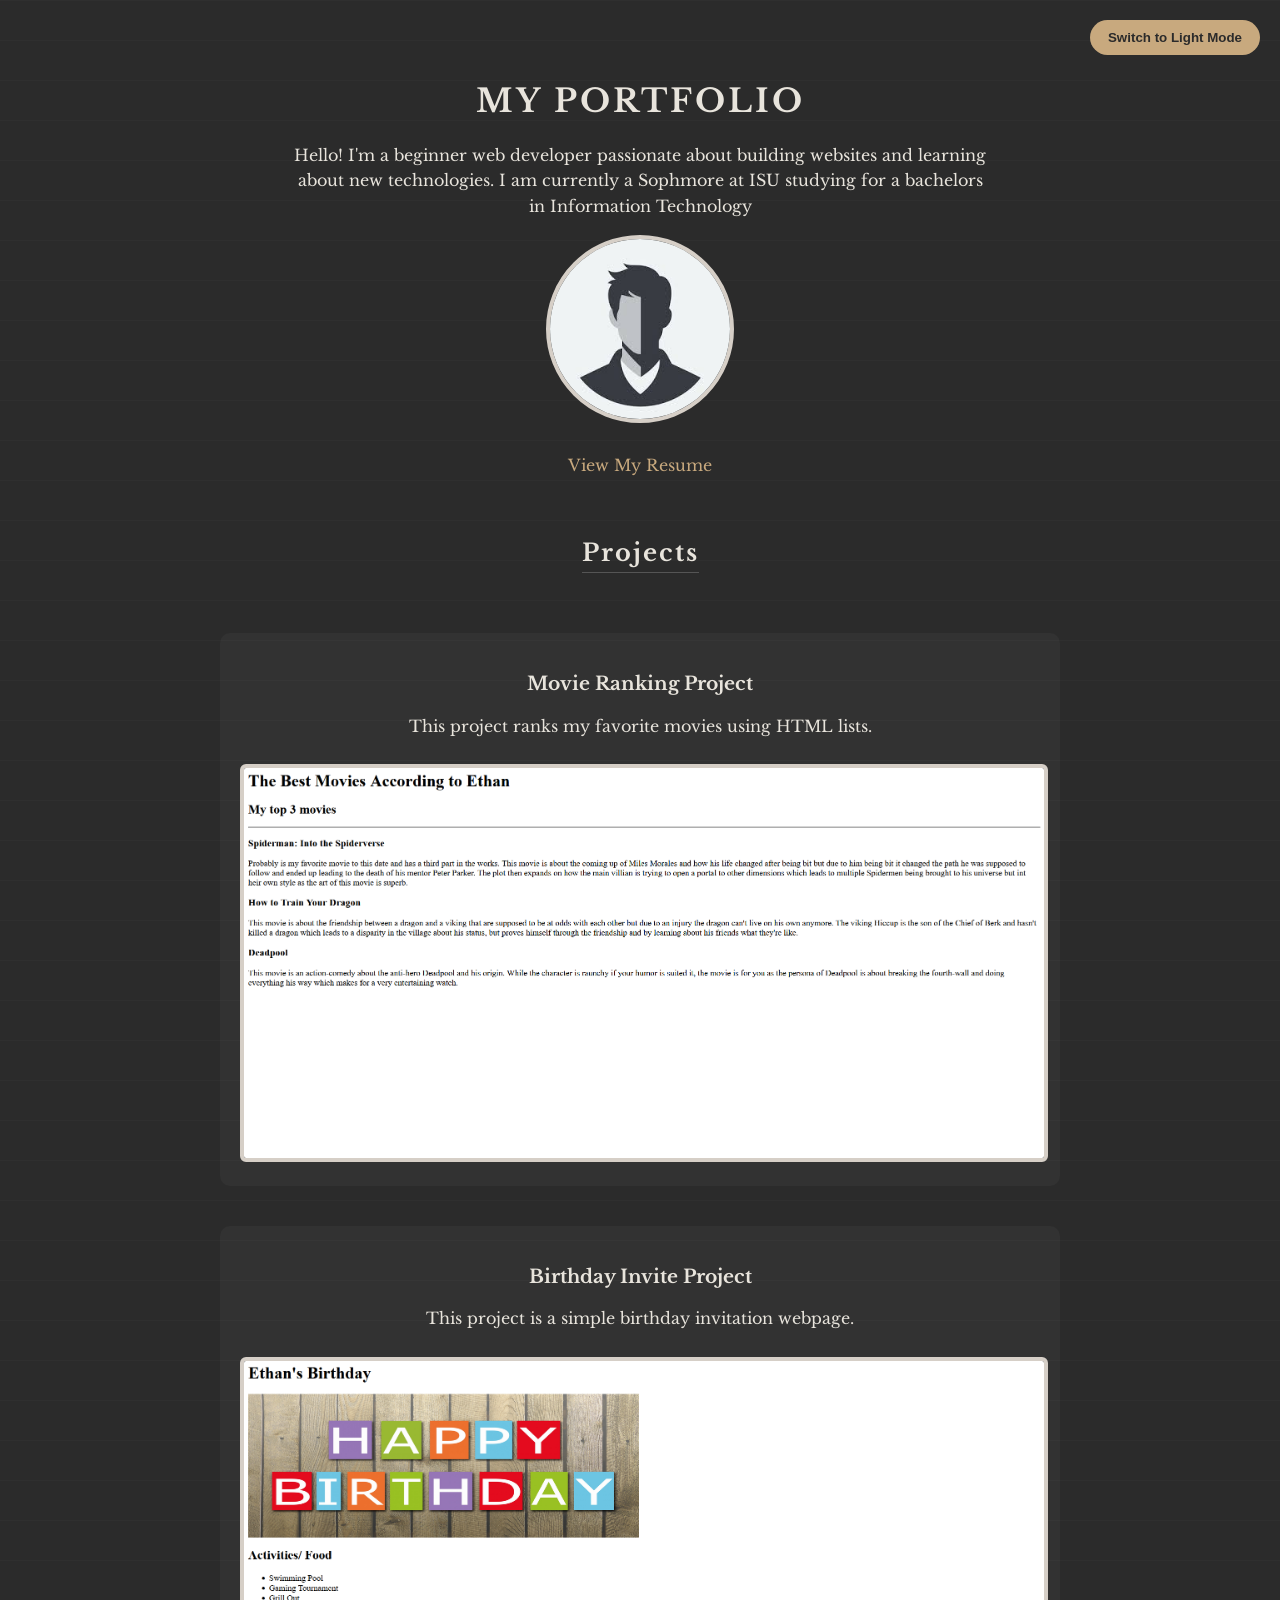
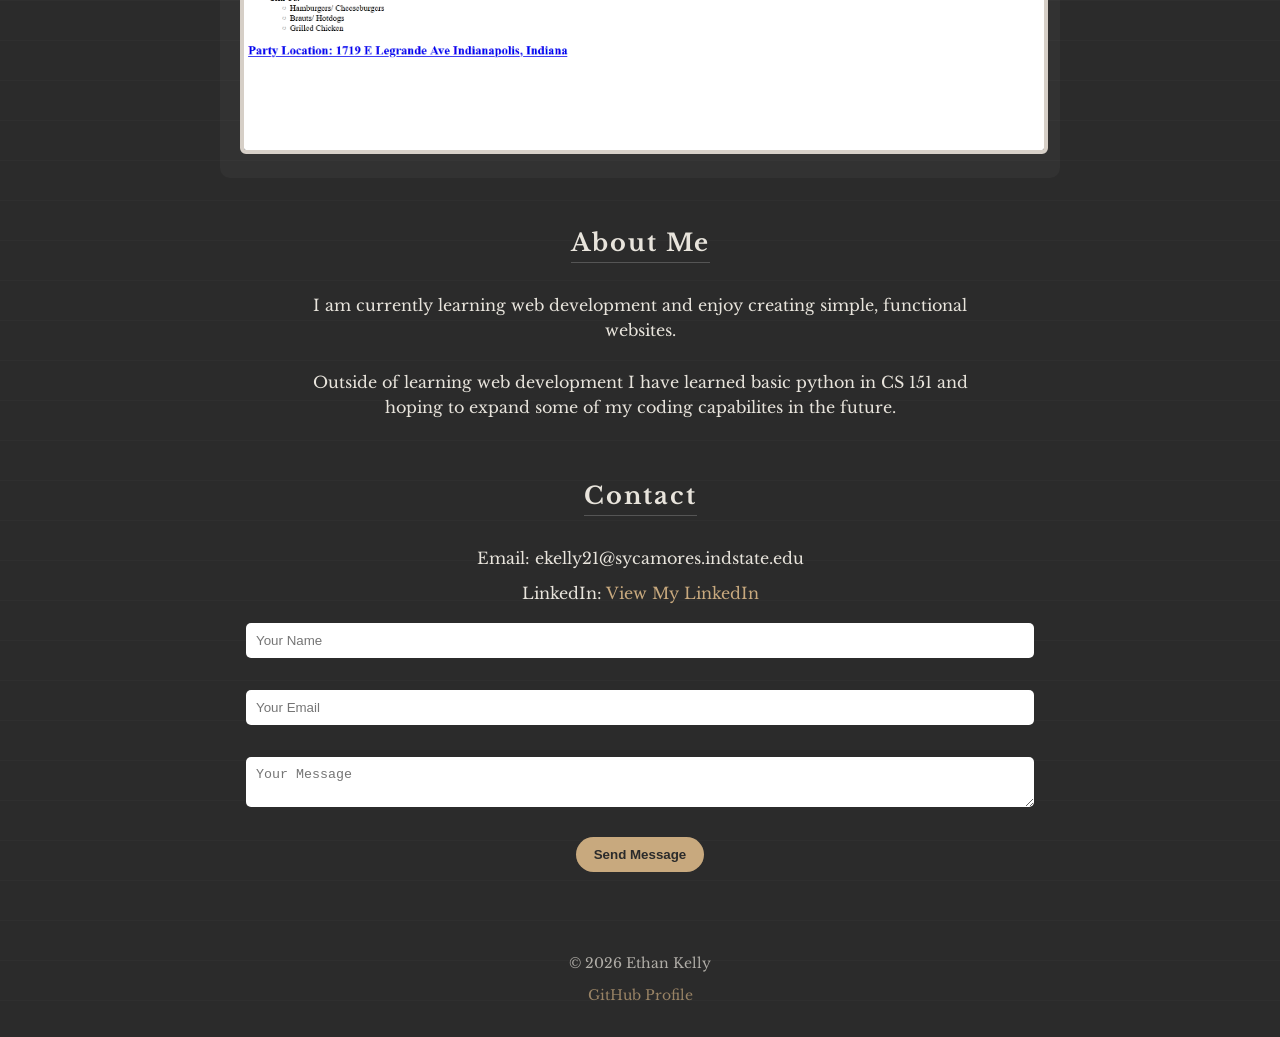
<file: index.html>
<!DOCTYPE html>
<html>
<head>
    <title>My Portfolio</title>

    <!-- Google Font -->
    <link href="https://fonts.googleapis.com/css2?family=Libre+Baskerville&display=swap" rel="stylesheet">

    <!-- CSS File -->
    <link rel="stylesheet" href="styles.css">
</head>

<body>
<button id="darkModeToggle">Switch to Light Mode</button>
    <!-- Top Section  -->
    <div class="container">
        <h1>My Portfolio</h1>

        <p>Hello! I'm a beginner web developer passionate about building websites and learning about new technologies. 
            I am currently a Sophmore at ISU studying for a bachelors in Information Technology</p>

        <img src="assets/images/profile.png" alt="Profile Image" class="profile-img">
    </div>

    <!-- Resume Link -->
    <p>
        <a href="resume.html">View My Resume</a>
    </p>

    <!-- Projects Section -->
    <h2>Projects</h2>

    <div class="project">
        <h3>Movie Ranking Project</h3>
        <p>This project ranks my favorite movies using HTML lists.</p>

        <a href="movie.html">
            <img src="assets/images/favmovies.png" alt="Movie Project">
        </a>

        <br>
    </div>

    <div class="project">
        <h3>Birthday Invite Project</h3>
        <p>This project is a simple birthday invitation webpage.</p>

        <a href="party.html">
            <img src="assets/images/party.png" alt="Birthday Project">
        </a>

        <br>
    </div>

    <!-- About -->
    <h2>About Me</h2>
    <p>
        I am currently learning web development and enjoy creating simple, functional websites.<br><br>
        Outside of learning web development I have learned basic python in CS 151 and hoping to expand
        some of my coding capabilites in the future.
    </p>

    <!-- Contact -->
    <h2>Contact</h2>
    <p>Email: ekelly21@sycamores.indstate.edu</p>
    <p>
        LinkedIn: <a href="https://www.linkedin.com/in/ISUekelly21">View My LinkedIn</a>
    </p>

    <form id="contactForm">
        <input type="text" placeholder="Your Name" required><br><br>
        <input type="email" placeholder="Your Email" required><br><br>
        <textarea placeholder="Your Message" required></textarea><br><br>
        <button type="submit">Send Message</button>
    </form>

    <!-- Footer -->
    <footer>
        <p>© 2026 Ethan Kelly</p>
        <p>
                <a href="https://github.com/ISUekelly21">GitHub Profile</a>
            </p>
    </footer>
    <!-- JavaScript File-->
    <script src="script.js"></script>

</body>
</html>
</file>
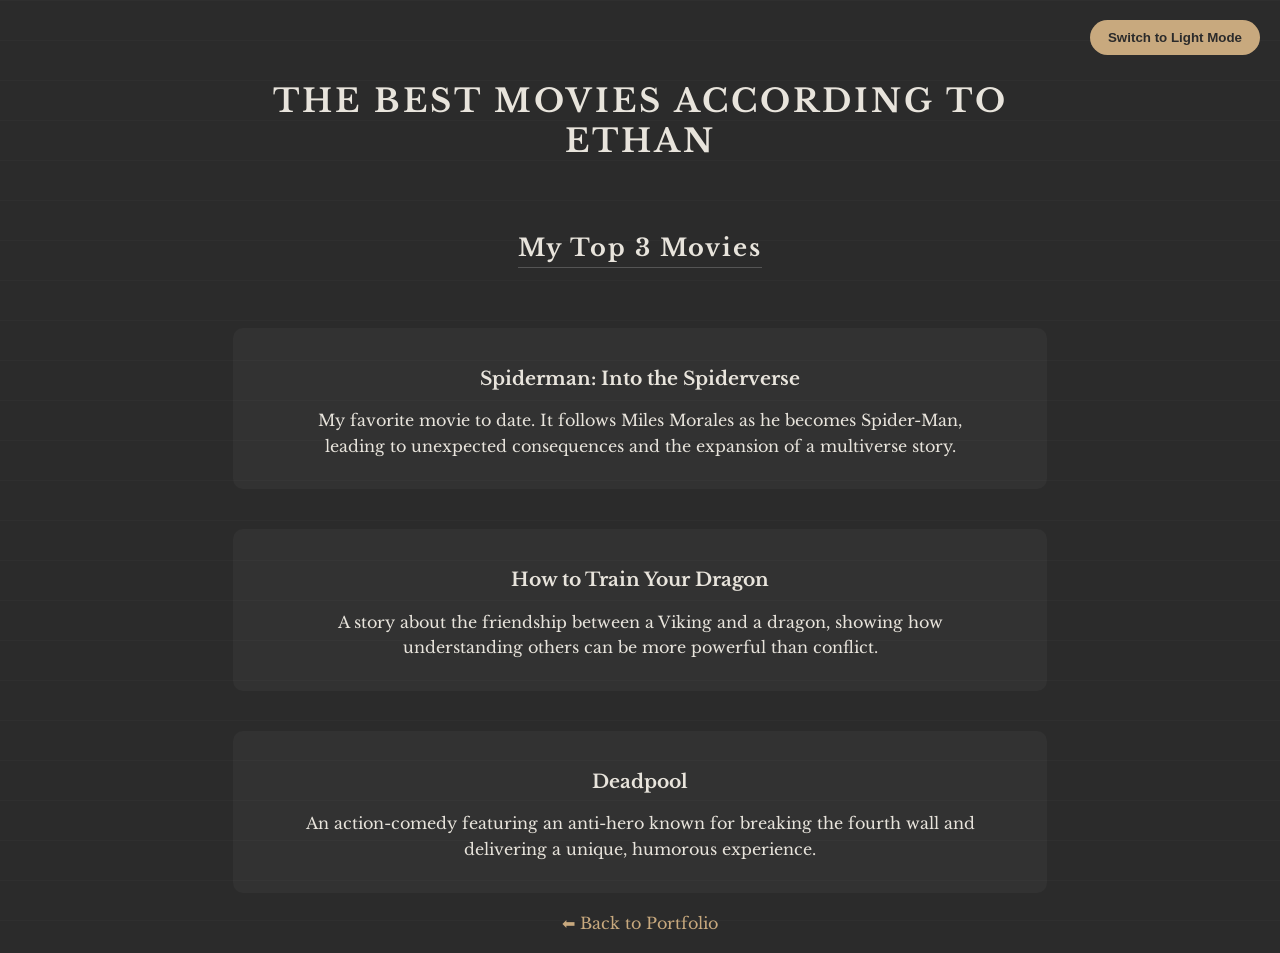
<file: movie.html>
<!DOCTYPE html>
<html>
<head>
    <title>Movie Project</title>
    <link href="https://fonts.googleapis.com/css2?family=Libre+Baskerville&display=swap" rel="stylesheet">
    <link rel="stylesheet" href="styles.css">
</head>

<body>

<div class="container">
    <h1>The Best Movies According to Ethan</h1>
    <button id="darkModeToggle">Toggle Theme</button>

    <h2>My Top 3 Movies</h2>

    <div class="project">
        <h3>Spiderman: Into the Spiderverse</h3>
        <p>
            My favorite movie to date. It follows Miles Morales as he becomes Spider-Man,
            leading to unexpected consequences and the expansion of a multiverse story.
        </p>
    </div>

    <div class="project">
        <h3>How to Train Your Dragon</h3>
        <p>
            A story about the friendship between a Viking and a dragon, showing how understanding
            others can be more powerful than conflict.
        </p>
    </div>

    <div class="project">
        <h3>Deadpool</h3>
        <p>
            An action-comedy featuring an anti-hero known for breaking the fourth wall
            and delivering a unique, humorous experience.
        </p>
    </div>

    <br>
    <a href="index.html">⬅ Back to Portfolio</a>
</div>

<script src="script.js"></script>

</body>
</html>
</file>
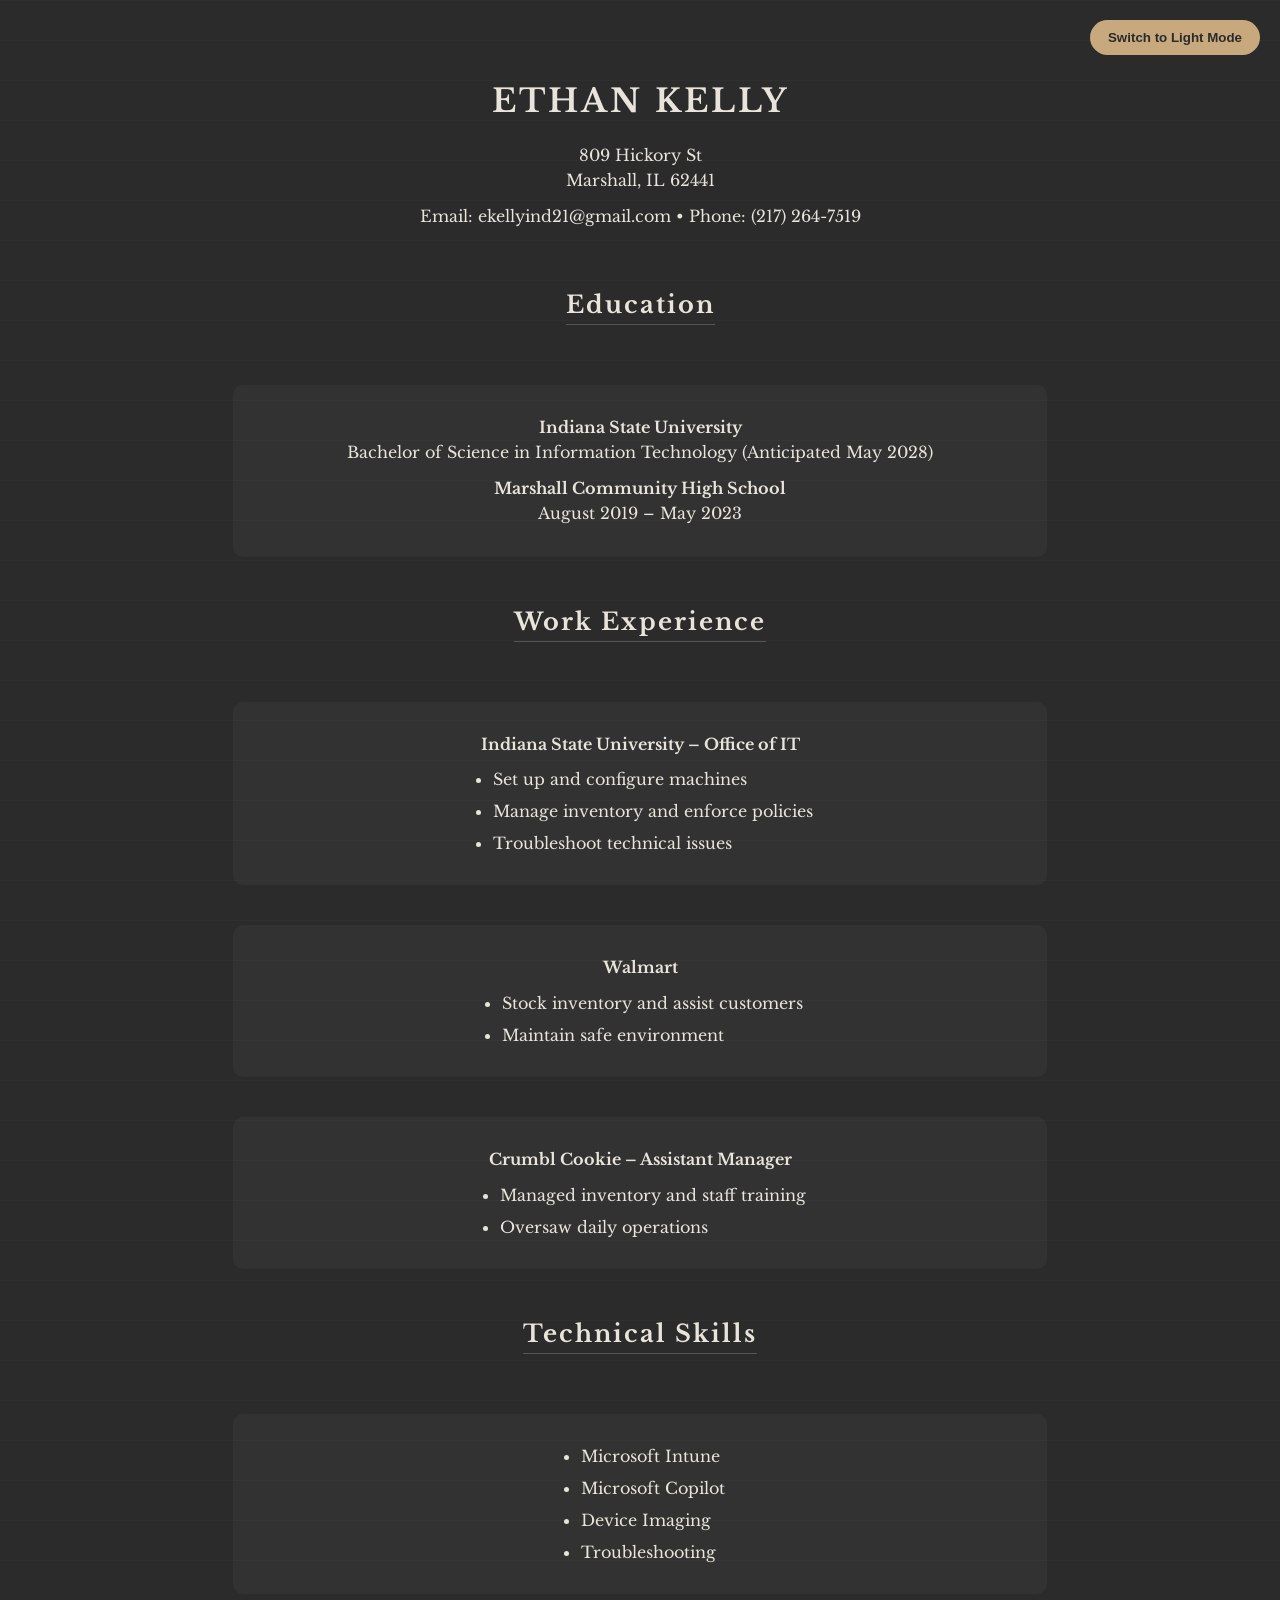
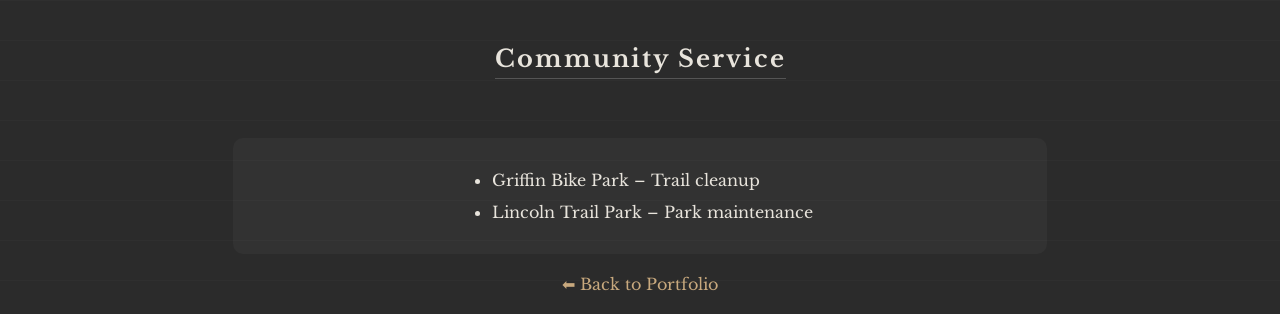
<file: resume.html>
<!DOCTYPE html>
<html>
<head>
    <title>Ethan Kelly Resume</title>
    <link href="https://fonts.googleapis.com/css2?family=Libre+Baskerville&display=swap" rel="stylesheet">
    <link rel="stylesheet" href="styles.css">
</head>

<body>

<div class="container">
    <h1>Ethan Kelly</h1>
    <button id="darkModeToggle">Toggle Theme</button>

    <p>
        809 Hickory St<br>
        Marshall, IL 62441
    </p>
    <p>Email: ekellyind21@gmail.com • Phone: (217) 264-7519</p>

    <h2>Education</h2>
    <div class="project">
        <p><strong>Indiana State University</strong><br>
        Bachelor of Science in Information Technology (Anticipated May 2028)</p>

        <p><strong>Marshall Community High School</strong><br>
        August 2019 – May 2023</p>
    </div>

    <h2>Work Experience</h2>

    <div class="project">
        <p><strong>Indiana State University – Office of IT</strong></p>
        <ul>
            <li>Set up and configure machines</li>
            <li>Manage inventory and enforce policies</li>
            <li>Troubleshoot technical issues</li>
        </ul>
    </div>

    <div class="project">
        <p><strong>Walmart</strong></p>
        <ul>
            <li>Stock inventory and assist customers</li>
            <li>Maintain safe environment</li>
        </ul>
    </div>

    <div class="project">
        <p><strong>Crumbl Cookie – Assistant Manager</strong></p>
        <ul>
            <li>Managed inventory and staff training</li>
            <li>Oversaw daily operations</li>
        </ul>
    </div>

    <h2>Technical Skills</h2>
    <div class="project">
        <ul>
            <li>Microsoft Intune</li>
            <li>Microsoft Copilot</li>
            <li>Device Imaging</li>
            <li>Troubleshooting</li>
        </ul>
    </div>

    <h2>Community Service</h2>
    <div class="project">
        <ul>
            <li>Griffin Bike Park – Trail cleanup</li>
            <li>Lincoln Trail Park – Park maintenance</li>
        </ul>
    </div>

    <br>
    <a href="index.html">⬅ Back to Portfolio</a>
</div>

<script src="script.js"></script>

</body>
</html>
</file>
<file: styles.css>
/* ===== GLOBAL STYLES ===== */
body {
    background-color: #2b2b2b;
    color: #e8e4dc;
    text-align: center;
    font-family: 'Libre Baskerville', serif;
    margin: 0;

    /* subtle texture */
    background-image: linear-gradient(rgba(255,255,255,0.02) 1px, transparent 1px);
    background-size: 40px 40px;

    transition: all 0.3s ease;
}

/* ===== CONTAINER (RESPONSIVE FIX) ===== */
.container {
    width: 90%;
    max-width: 900px;
    margin: 40px auto 0 auto;
    padding: 20px;
    box-sizing: border-box;
}

/* ===== HEADINGS ===== */
h1 {
    text-transform: uppercase;
    letter-spacing: 3px;
    font-size: 32px;
}

h2 {
    margin-top: 50px;
    letter-spacing: 2px;
    border-bottom: 1px solid rgba(255,255,255,0.2);
    display: inline-block;
    padding-bottom: 5px;
}

/* ===== TEXT ===== */
p {
    line-height: 1.6;
    max-width: 700px;
    margin: 10px auto;
}

/* ===== PROJECT CARDS ===== */
.project {
    width: 90%;
    max-width: 800px;
    margin: 40px auto 0 auto;
    padding: 20px;

    background: rgba(255,255,255,0.03);
    border-radius: 10px;
}

/* ===== IMAGES ===== */
img {
    max-width: 100%;
    height: auto;
    border: 4px solid #d6cfc7;
    margin-top: 15px;
    border-radius: 6px;
    transition: transform 0.3s ease;
}

img:hover {
    transform: scale(1.02);
}

.banner-img {
    width: 100%;
    max-width: 600px;  /* controls size */
    height: auto;
}

/* Center images properly */
.container img {
    display: block;
    margin-left: auto;
    margin-right: auto;
}

/* Profile Image */
.profile-img {
    width: 180px;
    border-radius: 50%;
}

/* ===== LINKS ===== */
a {
    color: #c8a97e;
    text-decoration: none;
}

a:hover {
    text-decoration: underline;
}

/* ===== BUTTON (GENERAL) ===== */
button {
    padding: 10px 18px;
    cursor: pointer;
    border: none;
    border-radius: 20px;

    background-color: #c8a97e;
    color: #2b2b2b;
    font-weight: bold;

    transition: all 0.3s ease;
}

button:hover {
    transform: scale(1.05);
    opacity: 0.9;
}

/* ===== DARK MODE TOGGLE POSITION ===== */
#darkModeToggle {
    position: fixed;
    top: 20px;
    right: 20px;
    z-index: 1000;
}

/* ===== FORM ===== */
input, textarea {
    width: 60%;
    padding: 10px;
    margin: 6px 0;
    border-radius: 5px;
    border: none;
}

/* ===== LIST ===== */
.project ul {
    text-align: left;
    width: fit-content;
    max-width: 90%;
    margin: 15px auto;
    padding-left: 25px;
}

.project li {
    margin-bottom: 8px;
    line-height: 1.5;
}

/* Nested lists */
.project li ul {
    margin: 8px 0 0 0;
    padding-left: 25px;
}
/* Improve resume list layout */
.project ul {
    max-width: 500px;
    margin: 10px auto;
}

/* ===== FOOTER ===== */
footer {
    margin-top: 50px;
    padding: 20px;
    font-size: 14px;
    opacity: 0.7;
}

/* ===== LIGHT MODE ===== */
.light-mode {
    background-color: #f4f1ec;
    color: #2b2b2b;
    background-image: none;
}

.light-mode h2 {
    border-bottom: 1px solid rgba(0,0,0,0.2);
}

.light-mode .project {
    background: rgba(0,0,0,0.05);
}

.light-mode img {
    border: 4px solid #2b2b2b;
}

.light-mode a {
    color: #8b5e3c;
}

.light-mode button {
    background-color: #2b2b2b;
    color: #f4f1ec;
}

@media (max-width: 768px) {
    .container,
    .project {
        width: 95%;
        padding: 15px;
    }

    input,
    textarea {
        width: 90%;
    }

    #darkModeToggle {
        top: 10px;
        right: 10px;
        padding: 8px 12px;
        font-size: 12px;
    }
}
</file>
